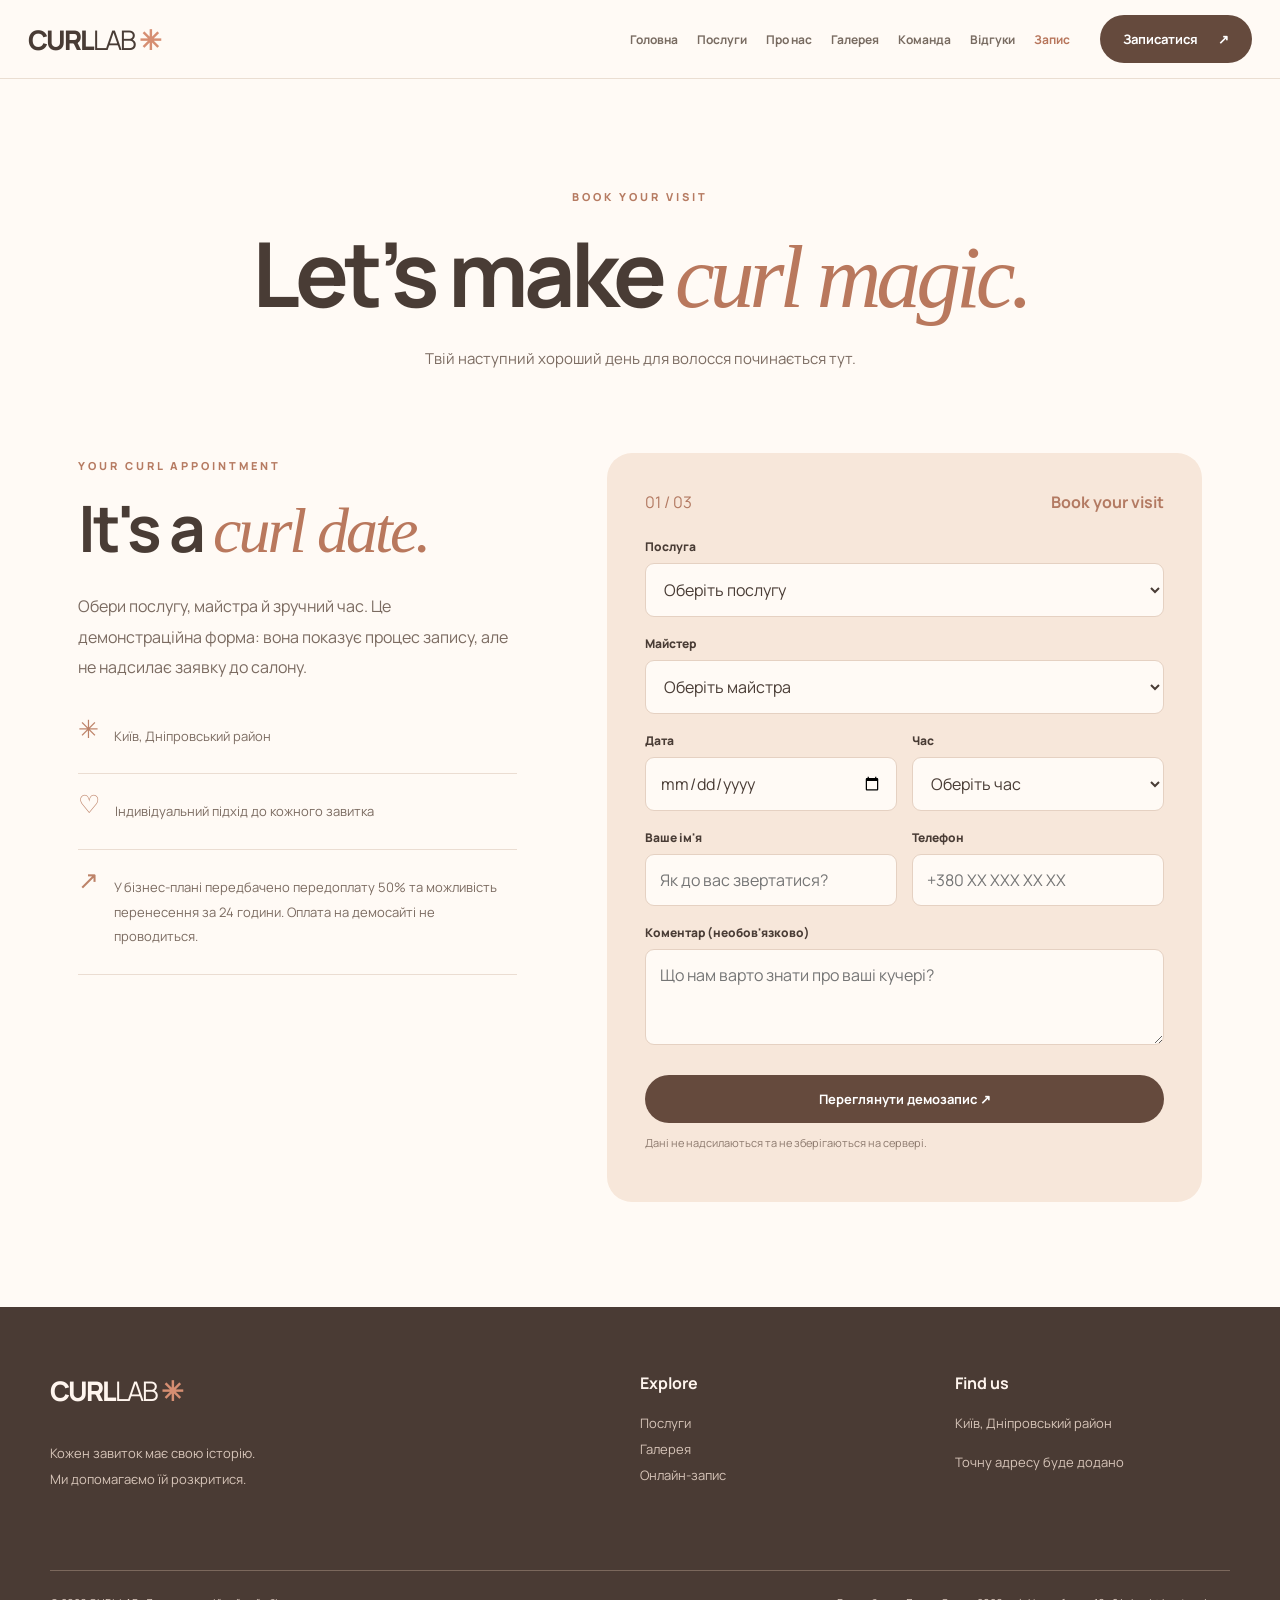
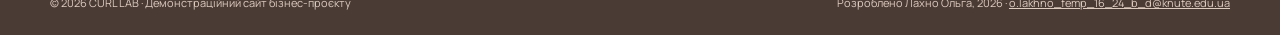
<file: booking.html>
<!doctype html><html lang="uk"><head><meta charset="utf-8"><meta name="viewport" content="width=device-width,initial-scale=1"><meta name="theme-color" content="#f9e9db"><meta name="description" content="CURL LAB — спеціалізований салон догляду за кучерявим та хвилястим волоссям у Дніпровському районі Києва."><title>Онлайн-запис — CURL LAB</title><link rel="preconnect" href="https://fonts.googleapis.com"><link rel="preconnect" href="https://fonts.gstatic.com" crossorigin><link href="https://fonts.googleapis.com/css2?family=DM+Sans:wght@400;500;600;700&family=Manrope:wght@400;500;600;700;800&display=swap" rel="stylesheet"><link rel="stylesheet" href="assets/style.css"><script src="assets/main.js" defer></script></head><body><header class="site-header"><div class="nav-wrap"><a class="logo" href="index.html">CURL<span>LAB</span><i>✳</i></a><button class="menu-toggle" aria-label="Відкрити меню" aria-expanded="false">☰</button><nav class="nav" aria-label="Основна навігація"><a class="" href="index.html">Головна</a><a class="" href="services.html">Послуги</a><a class="" href="about.html">Про нас</a><a class="" href="gallery.html">Галерея</a><a class="" href="team.html">Команда</a><a class="" href="reviews.html">Відгуки</a><a class="active" href="booking.html">Запис</a></nav><a class="nav-cta" href="booking.html">Записатися <span>↗</span></a></div></header><main><section class="page-intro container"><span class="eyebrow">BOOK YOUR VISIT</span><h1>Let’s make <em>curl magic.</em></h1><p>Твій наступний хороший день для волосся починається тут.</p></section><section class="container booking-layout section narrow-top"><div class="booking-info"><span class="eyebrow">YOUR CURL APPOINTMENT</span><h2>It's a <em>curl date.</em></h2><p>Обери послугу, майстра й зручний час. Це демонстраційна форма: вона показує процес запису, але не надсилає заявку до салону.</p><div class="booking-detail"><span>✳</span><p>Київ, Дніпровський район</p></div><div class="booking-detail"><span>♡</span><p>Індивідуальний підхід до кожного завитка</p></div><div class="booking-detail"><span>↗</span><p>У бізнес-плані передбачено передоплату 50% та можливість перенесення за 24 години. Оплата на демосайті не проводиться.</p></div></div><form class="booking-form" id="booking-form"><div class="form-top"><span>01 / 03</span><strong>Book your visit</strong></div><label for="service">Послуга</label><select id="service" required><option value="">Оберіть послугу</option><option value="0">Curly Cut — 800 грн</option><option value="1">Curl Styling — 500 грн</option><option value="2">The Full Curl Ritual — 1 200 грн</option><option value="3">Deep Care — 700 грн</option><option value="4">Curl Consultation — 300 грн</option></select><label for="master">Майстер</label><select id="master" required><option value="">Оберіть майстра</option><option>Curl specialist 01</option><option>Curl specialist 02</option></select><div class="form-row"><div><label for="date">Дата</label><input id="date" type="date" required></div><div><label for="time">Час</label><select id="time" required><option value="">Оберіть час</option><option>10:00</option><option>11:30</option><option>13:00</option><option>14:30</option><option>16:00</option><option>17:30</option><option>19:00</option></select></div></div><div class="form-row"><div><label for="client">Ваше ім'я</label><input id="client" placeholder="Як до вас звертатися?" required maxlength="80"></div><div><label for="phone">Телефон</label><input id="phone" type="tel" placeholder="+380 XX XXX XX XX" required pattern="[+0-9()\s-]{9,20}"></div></div><label for="note">Коментар (необов'язково)</label><textarea id="note" rows="3" placeholder="Що нам варто знати про ваші кучері?"></textarea><button class="btn form-submit" type="submit">Переглянути демозапис ↗</button><p class="form-disclaimer">Дані не надсилаються та не зберігаються на сервері.</p><div id="booking-result" class="booking-result" role="status" aria-live="polite" hidden></div></form></section></main><footer class="footer"><div class="footer-inner"><div><a class="logo footer-logo" href="index.html">CURL<span>LAB</span><i>✳</i></a><p>Кожен завиток має свою історію.<br>Ми допомагаємо їй розкритися.</p></div><div><h4>Explore</h4><a href="services.html">Послуги</a><a href="gallery.html">Галерея</a><a href="booking.html">Онлайн-запис</a></div><div><h4>Find us</h4><p>Київ, Дніпровський район</p><p>Точну адресу буде додано</p></div></div><div class="footer-bottom"><span>© 2026 CURL LAB · Демонстраційний сайт бізнес-проєкту</span><span>Розроблено Лахно Ольга, 2026 · <a href="mailto:o.lakhno_femp_16_24_b_d@knute.edu.ua">o.lakhno_femp_16_24_b_d@knute.edu.ua</a></span></div></footer></body></html>
</file>
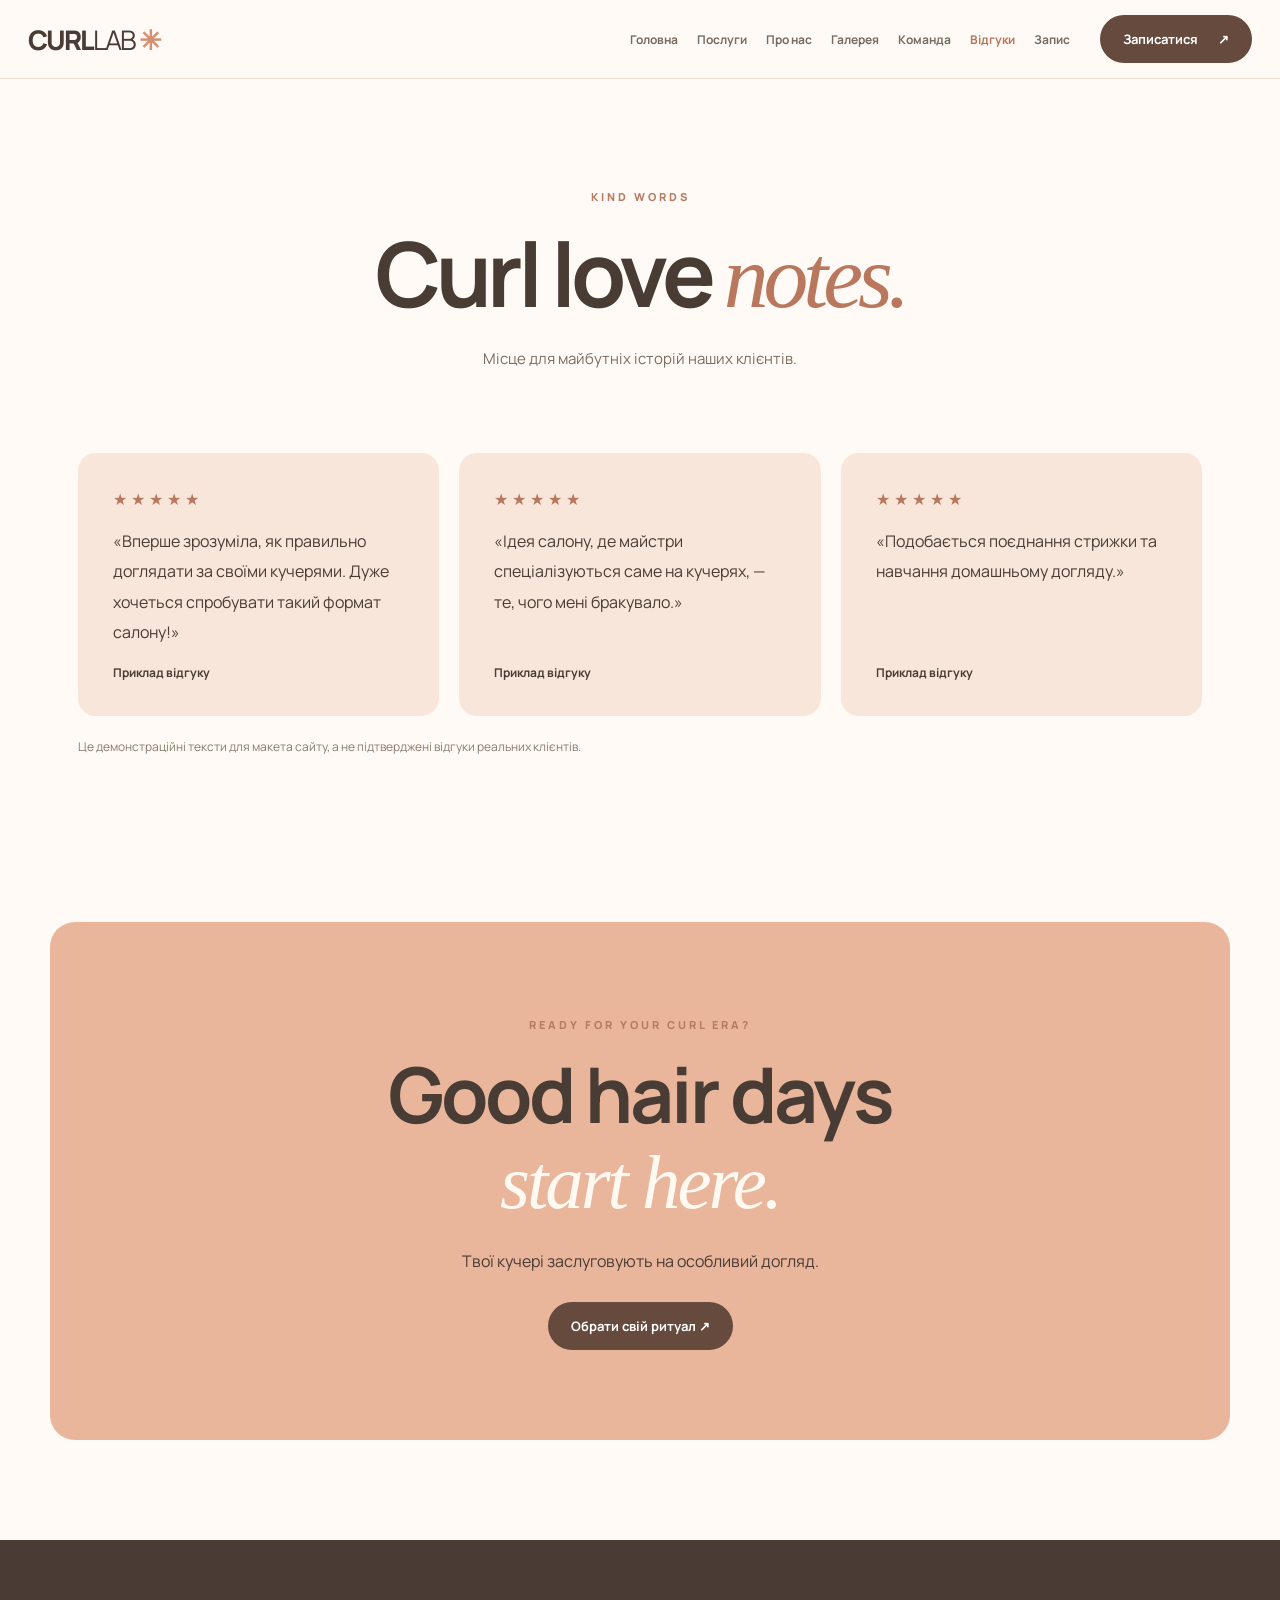
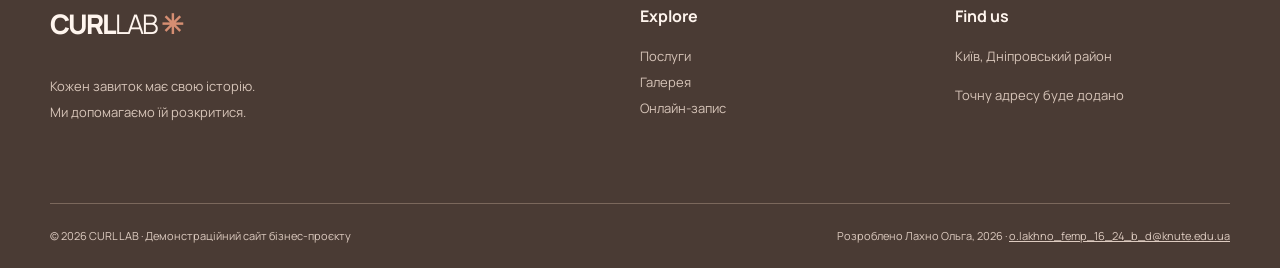
<file: reviews.html>
<!doctype html><html lang="uk"><head><meta charset="utf-8"><meta name="viewport" content="width=device-width,initial-scale=1"><meta name="theme-color" content="#f9e9db"><meta name="description" content="CURL LAB — спеціалізований салон догляду за кучерявим та хвилястим волоссям у Дніпровському районі Києва."><title>Відгуки — CURL LAB</title><link rel="preconnect" href="https://fonts.googleapis.com"><link rel="preconnect" href="https://fonts.gstatic.com" crossorigin><link href="https://fonts.googleapis.com/css2?family=DM+Sans:wght@400;500;600;700&family=Manrope:wght@400;500;600;700;800&display=swap" rel="stylesheet"><link rel="stylesheet" href="assets/style.css"><script src="assets/main.js" defer></script></head><body><header class="site-header"><div class="nav-wrap"><a class="logo" href="index.html">CURL<span>LAB</span><i>✳</i></a><button class="menu-toggle" aria-label="Відкрити меню" aria-expanded="false">☰</button><nav class="nav" aria-label="Основна навігація"><a class="" href="index.html">Головна</a><a class="" href="services.html">Послуги</a><a class="" href="about.html">Про нас</a><a class="" href="gallery.html">Галерея</a><a class="" href="team.html">Команда</a><a class="active" href="reviews.html">Відгуки</a><a class="" href="booking.html">Запис</a></nav><a class="nav-cta" href="booking.html">Записатися <span>↗</span></a></div></header><main><section class="page-intro container"><span class="eyebrow">KIND WORDS</span><h1>Curl love <em>notes.</em></h1><p>Місце для майбутніх історій наших клієнтів.</p></section><section class="container section narrow-top"><div class="review-grid"><article class="review-card"><div class="stars">★★★★★</div><p>«Вперше зрозуміла, як правильно доглядати за своїми кучерями. Дуже хочеться спробувати такий формат салону!»</p><strong>Приклад відгуку</strong></article><article class="review-card"><div class="stars">★★★★★</div><p>«Ідея салону, де майстри спеціалізуються саме на кучерях, — те, чого мені бракувало.»</p><strong>Приклад відгуку</strong></article><article class="review-card"><div class="stars">★★★★★</div><p>«Подобається поєднання стрижки та навчання домашньому догляду.»</p><strong>Приклад відгуку</strong></article></div><p class="fineprint">Це демонстраційні тексти для макета сайту, а не підтверджені відгуки реальних клієнтів.</p></section><section class="cta-section container"><span class="eyebrow">READY FOR YOUR CURL ERA?</span><h2>Good hair days<br><em>start here.</em></h2><p>Твої кучері заслуговують на особливий догляд.</p><a class="btn" href="booking.html">Обрати свій ритуал ↗</a></section></main><footer class="footer"><div class="footer-inner"><div><a class="logo footer-logo" href="index.html">CURL<span>LAB</span><i>✳</i></a><p>Кожен завиток має свою історію.<br>Ми допомагаємо їй розкритися.</p></div><div><h4>Explore</h4><a href="services.html">Послуги</a><a href="gallery.html">Галерея</a><a href="booking.html">Онлайн-запис</a></div><div><h4>Find us</h4><p>Київ, Дніпровський район</p><p>Точну адресу буде додано</p></div></div><div class="footer-bottom"><span>© 2026 CURL LAB · Демонстраційний сайт бізнес-проєкту</span><span>Розроблено Лахно Ольга, 2026 · <a href="mailto:o.lakhno_femp_16_24_b_d@knute.edu.ua">o.lakhno_femp_16_24_b_d@knute.edu.ua</a></span></div></footer></body></html>
</file>
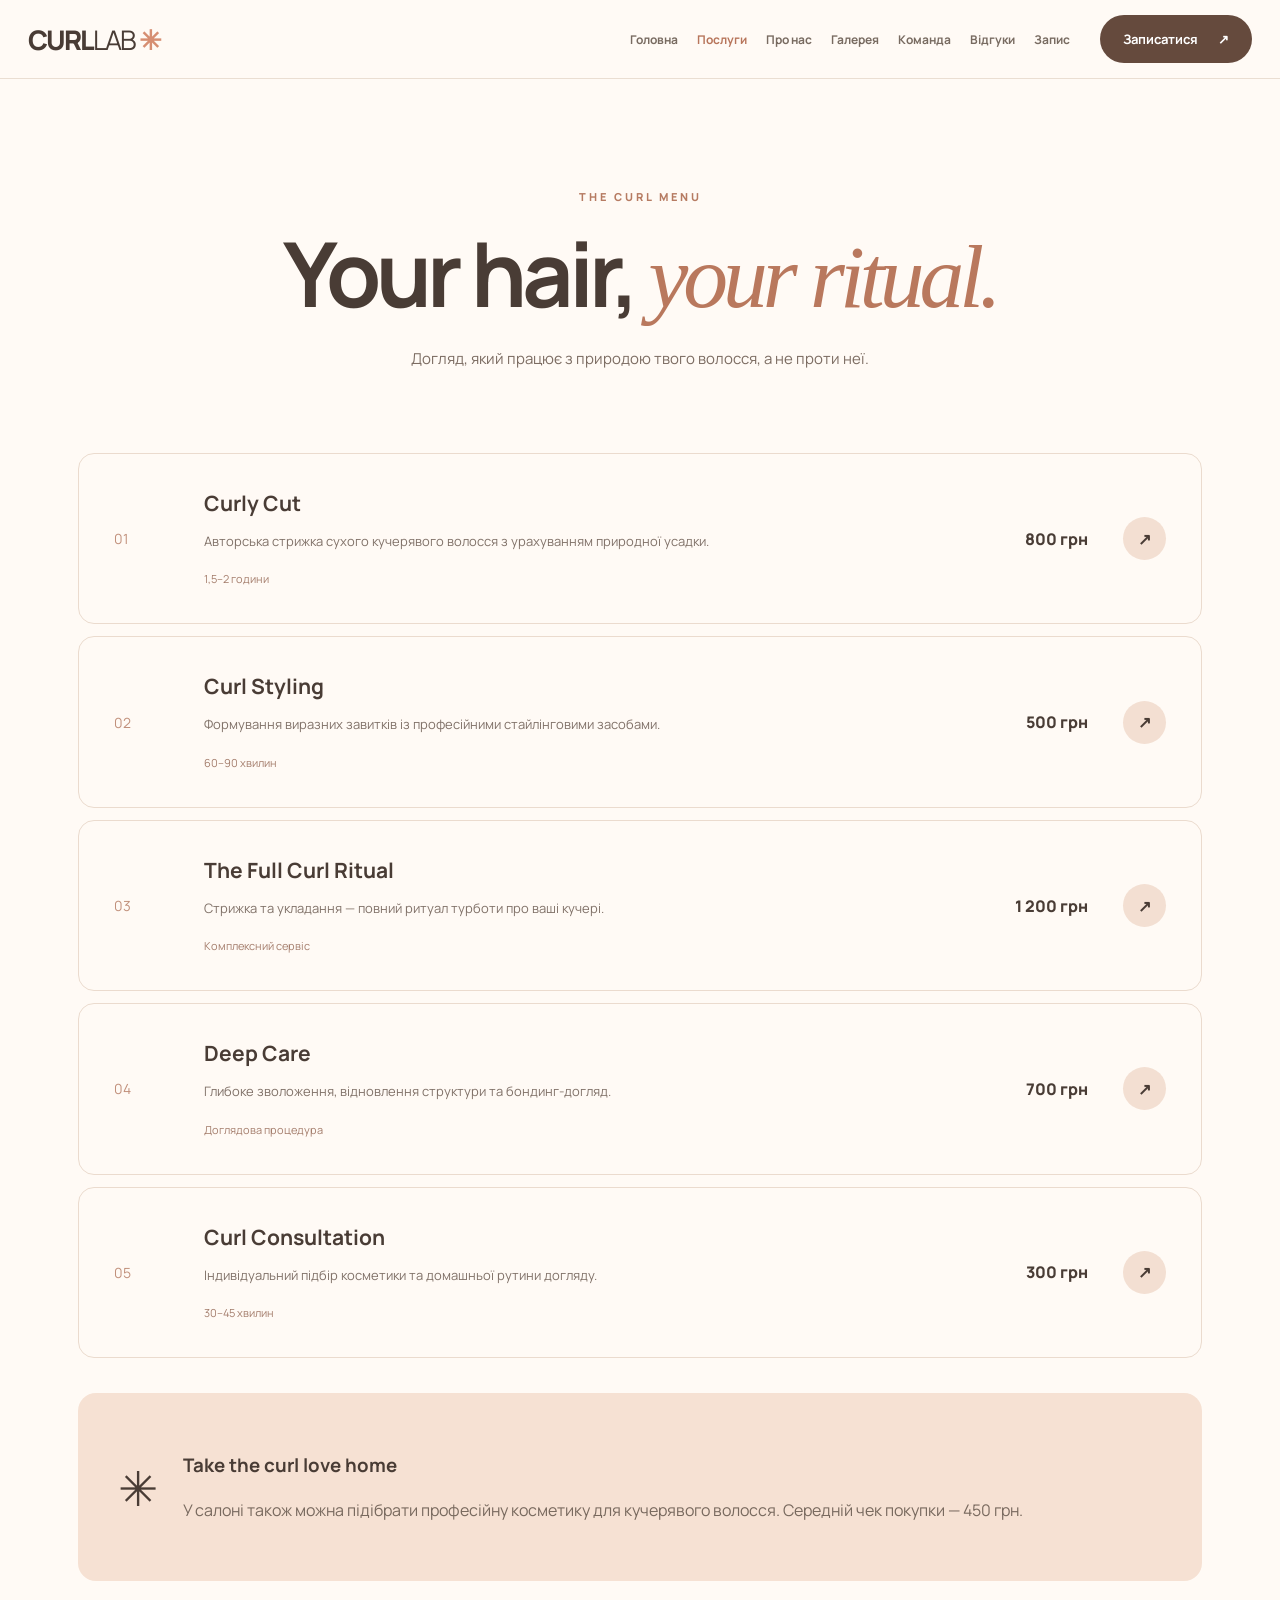
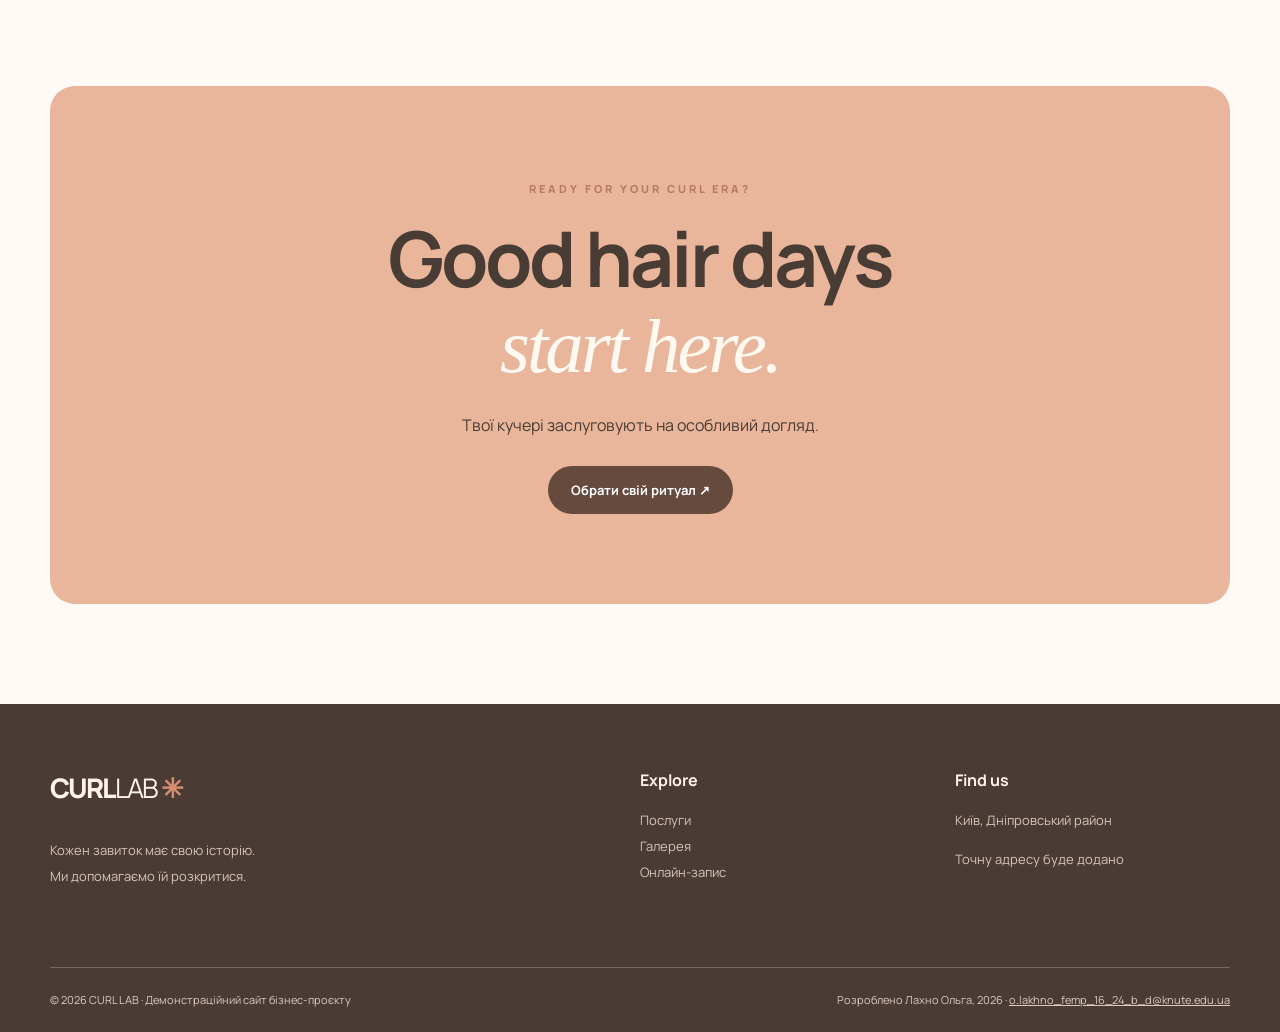
<file: services.html>
<!doctype html><html lang="uk"><head><meta charset="utf-8"><meta name="viewport" content="width=device-width,initial-scale=1"><meta name="theme-color" content="#f9e9db"><meta name="description" content="CURL LAB — спеціалізований салон догляду за кучерявим та хвилястим волоссям у Дніпровському районі Києва."><title>Послуги — CURL LAB</title><link rel="preconnect" href="https://fonts.googleapis.com"><link rel="preconnect" href="https://fonts.gstatic.com" crossorigin><link href="https://fonts.googleapis.com/css2?family=DM+Sans:wght@400;500;600;700&family=Manrope:wght@400;500;600;700;800&display=swap" rel="stylesheet"><link rel="stylesheet" href="assets/style.css"><script src="assets/main.js" defer></script></head><body><header class="site-header"><div class="nav-wrap"><a class="logo" href="index.html">CURL<span>LAB</span><i>✳</i></a><button class="menu-toggle" aria-label="Відкрити меню" aria-expanded="false">☰</button><nav class="nav" aria-label="Основна навігація"><a class="" href="index.html">Головна</a><a class="active" href="services.html">Послуги</a><a class="" href="about.html">Про нас</a><a class="" href="gallery.html">Галерея</a><a class="" href="team.html">Команда</a><a class="" href="reviews.html">Відгуки</a><a class="" href="booking.html">Запис</a></nav><a class="nav-cta" href="booking.html">Записатися <span>↗</span></a></div></header><main><section class="page-intro container"><span class="eyebrow">THE CURL MENU</span><h1>Your hair, <em>your ritual.</em></h1><p>Догляд, який працює з природою твого волосся, а не проти неї.</p></section><section class="container section narrow-top"><div class="service-list"><article class="service-card"><div class="service-number">01</div><div><h3>Curly Cut</h3><p>Авторська стрижка сухого кучерявого волосся з урахуванням природної усадки.</p><small>1,5–2 години</small></div><div class="service-price">800 грн<a href="booking.html?service=0" aria-label="Записатися на Curly Cut">↗</a></div></article><article class="service-card"><div class="service-number">02</div><div><h3>Curl Styling</h3><p>Формування виразних завитків із професійними стайлінговими засобами.</p><small>60–90 хвилин</small></div><div class="service-price">500 грн<a href="booking.html?service=1" aria-label="Записатися на Curl Styling">↗</a></div></article><article class="service-card"><div class="service-number">03</div><div><h3>The Full Curl Ritual</h3><p>Стрижка та укладання — повний ритуал турботи про ваші кучері.</p><small>Комплексний сервіс</small></div><div class="service-price">1 200 грн<a href="booking.html?service=2" aria-label="Записатися на The Full Curl Ritual">↗</a></div></article><article class="service-card"><div class="service-number">04</div><div><h3>Deep Care</h3><p>Глибоке зволоження, відновлення структури та бондинг-догляд.</p><small>Доглядова процедура</small></div><div class="service-price">700 грн<a href="booking.html?service=3" aria-label="Записатися на Deep Care">↗</a></div></article><article class="service-card"><div class="service-number">05</div><div><h3>Curl Consultation</h3><p>Індивідуальний підбір косметики та домашньої рутини догляду.</p><small>30–45 хвилин</small></div><div class="service-price">300 грн<a href="booking.html?service=4" aria-label="Записатися на Curl Consultation">↗</a></div></article></div><div class="retail-note"><span>✳</span><div><h3>Take the curl love home</h3><p>У салоні також можна підібрати професійну косметику для кучерявого волосся. Середній чек покупки — 450 грн.</p></div></div></section><section class="cta-section container"><span class="eyebrow">READY FOR YOUR CURL ERA?</span><h2>Good hair days<br><em>start here.</em></h2><p>Твої кучері заслуговують на особливий догляд.</p><a class="btn" href="booking.html">Обрати свій ритуал ↗</a></section></main><footer class="footer"><div class="footer-inner"><div><a class="logo footer-logo" href="index.html">CURL<span>LAB</span><i>✳</i></a><p>Кожен завиток має свою історію.<br>Ми допомагаємо їй розкритися.</p></div><div><h4>Explore</h4><a href="services.html">Послуги</a><a href="gallery.html">Галерея</a><a href="booking.html">Онлайн-запис</a></div><div><h4>Find us</h4><p>Київ, Дніпровський район</p><p>Точну адресу буде додано</p></div></div><div class="footer-bottom"><span>© 2026 CURL LAB · Демонстраційний сайт бізнес-проєкту</span><span>Розроблено Лахно Ольга, 2026 · <a href="mailto:o.lakhno_femp_16_24_b_d@knute.edu.ua">o.lakhno_femp_16_24_b_d@knute.edu.ua</a></span></div></footer></body></html>
</file>
<file: assets/style.css>
*{box-sizing:border-box}html{scroll-behavior:smooth}body{margin:0;background:#fffaf5;color:#493c35;font-family:Manrope,Arial,sans-serif}a{color:inherit;text-decoration:none}img{display:block;width:100%;object-fit:cover}button,input,select,textarea{font:inherit}button{cursor:pointer}.container{max-width:1180px;margin:auto;padding-left:28px;padding-right:28px}.site-header{position:sticky;top:0;z-index:20;background:#fffaf5ed;backdrop-filter:blur(15px);border-bottom:1px solid #eaded2}.nav-wrap{max-width:1300px;padding:15px 28px;margin:auto;display:flex;align-items:center;gap:30px}.logo{font-weight:800;letter-spacing:-2px;font-size:27px;white-space:nowrap}.logo span{font-weight:400}.logo i{font-style:normal;color:#d68e72;margin-left:4px}.nav{display:flex;gap:19px;margin-left:auto;align-items:center}.nav a{font-size:12px;font-weight:700;color:#786b61;white-space:nowrap}.nav a:hover,.nav a.active{color:#b7755b}.nav-cta,.btn{background:#654a3d;color:#fff;padding:15px 23px;border-radius:40px;font-size:13px;font-weight:700;display:inline-flex;align-items:center;gap:20px;justify-content:center;border:0;transition:.2s}.nav-cta:hover,.btn:hover{background:#b8785f;transform:translateY(-2px)}.menu-toggle{display:none;background:transparent;border:0;font-size:25px}.hero{min-height:650px;display:grid;grid-template-columns:51% 49%;background:#f9e9db}.hero-copy{padding:100px max(35px,calc((100vw - 1180px)/2)) 45px max(35px,calc((100vw - 1180px)/2));padding-right:30px;display:flex;flex-direction:column;align-items:flex-start}.eyebrow{font-size:11px;letter-spacing:3px;color:#b67b62;font-weight:800}.hero h1{font-size:clamp(62px,7.4vw,116px);letter-spacing:-7px;line-height:1.03;margin:25px 0;font-weight:700}.hero h1 em,h2 em,h1 em{font-family:Georgia,serif;font-weight:400;color:#b9785d}.dot{color:#c58a73}.hero-copy>p{max-width:420px;font-size:15px;line-height:1.9;color:#74665e}.hero-actions{display:flex;align-items:center;gap:28px;margin-top:28px}.text-link{font-size:13px;font-weight:800;border-bottom:1px solid #b67b62;padding-bottom:7px}.hero-note{margin-top:auto;font-size:12px;letter-spacing:1px;color:#a77d68}.hero-image{position:relative;min-height:600px;overflow:hidden}.hero-image img{height:100%}.hero-sticker{position:absolute;bottom:40px;left:-8px;background:#f6c3a9;border-radius:50%;height:145px;width:145px;display:grid;place-content:center;text-align:center;font-weight:800;line-height:1.25;transform:rotate(-12deg);font-size:19px}.section{padding-top:105px;padding-bottom:105px}.section-heading{text-align:center;max-width:650px;margin:0 auto 50px}.section h2,.cta-section h2,.booking-info h2{font-size:clamp(42px,5vw,70px);letter-spacing:-3px;line-height:1.1;margin:18px 0 25px}.section-heading p,.story-preview p,.booking-info p{line-height:1.9;color:#7b6b61}.feature-grid{display:grid;grid-template-columns:repeat(3,1fr);gap:25px}.feature-grid>div{background:#f8efe6;padding:35px;border-radius:130px 130px 18px 18px;min-height:285px;text-align:center}.feature-icon{font-size:48px;color:#b7795f}.feature-grid h3{font-size:21px}.feature-grid p{font-size:13px;line-height:1.8;color:#786b61}.peach-section{background:#f7e3d4}.split-heading{display:flex;justify-content:space-between;align-items:end;margin-bottom:30px}.split-heading h2{margin-bottom:0}.service-list{display:grid;gap:12px}.mini-service,.service-card{background:#fffaf5;border:1px solid #ebdbce;border-radius:16px;padding:26px 30px}.mini-service{display:grid;grid-template-columns:1fr 2fr auto;align-items:center;gap:20px}.mini-service h3,.service-card h3{margin:0;font-size:21px}.mini-service p,.service-card p{font-size:13px;line-height:1.8;color:#817269}.mini-service strong{white-space:nowrap}.story-preview{display:grid;grid-template-columns:1fr 1fr;gap:90px;align-items:center}.story-preview img{height:500px;border-radius:230px 230px 18px 18px}.story-preview .text-link{display:inline-block;margin-top:25px}.cta-section{background:#e9b69c;border-radius:25px;text-align:center;padding-top:90px;padding-bottom:90px;margin-bottom:100px}.cta-section h2{font-size:clamp(54px,6vw,85px)}.cta-section h2 em{color:#fff9f1}.cta-section p{margin-bottom:30px}.footer{background:#4a3b34;color:#fff5ee;padding:65px 28px 25px}.footer-inner{max-width:1180px;margin:auto;display:grid;grid-template-columns:2fr 1fr 1fr;gap:40px}.footer-logo{display:inline-block;margin-bottom:18px}.footer-inner p,.footer-inner a:not(.logo){display:block;color:#d7c5b9;font-size:13px;line-height:2}.footer h4{margin:0 0 16px}.footer-bottom{max-width:1180px;margin:65px auto 0;border-top:1px solid #7b685c;padding-top:24px;display:flex;justify-content:space-between;gap:20px;flex-wrap:wrap;font-size:11px;color:#ddcbc0}.footer-bottom a{text-decoration:underline}.page-intro{text-align:center;padding-top:105px;padding-bottom:45px}.page-intro h1{font-size:clamp(52px,7vw,96px);letter-spacing:-5px;line-height:1.1;margin:18px 0}.page-intro p{font-size:15px;color:#7c6c62;max-width:570px;margin:auto;line-height:1.9}.narrow-top{padding-top:35px}.service-card{display:grid;grid-template-columns:70px 1fr auto;align-items:center;gap:20px;padding:35px}.service-number{font-size:14px;color:#c1907b}.service-card small{font-size:11px;color:#a47d6c}.service-price{font-weight:800;display:flex;gap:35px;align-items:center;white-space:nowrap}.service-price a{background:#f3dfd2;width:43px;height:43px;border-radius:50%;display:grid;place-items:center}.retail-note{background:#f6e1d3;padding:40px;border-radius:18px;margin-top:35px;display:flex;gap:25px;align-items:center}.retail-note>span{font-size:48px}.retail-note p{color:#78695e;line-height:1.8}.gallery-grid{display:grid;grid-template-columns:repeat(2,1fr);gap:25px}.gallery-grid figure{margin:0}.gallery-grid img{height:480px;border-radius:200px 200px 14px 14px}.gallery-grid figcaption{font-family:Georgia,serif;font-style:italic;font-size:24px;margin:15px 0}.fineprint{font-size:12px;color:#897b70;line-height:1.8;margin-top:20px;margin-bottom:60px}.team-grid{display:grid;grid-template-columns:repeat(2,1fr);gap:35px}.team-card img{height:500px;border-radius:220px 220px 14px 14px}.team-card h3{font-size:25px;margin-bottom:5px}.team-card p{color:#817167;font-size:13px}.review-grid{display:grid;grid-template-columns:repeat(3,1fr);gap:20px}.review-card{background:#f7e6d9;padding:35px;border-radius:18px;min-height:260px;display:flex;flex-direction:column}.review-card p{line-height:1.9;flex:1}.review-card strong{font-size:12px}.stars{color:#b9785d;letter-spacing:4px}.booking-layout{display:grid;grid-template-columns:0.85fr 1.15fr;gap:90px;align-items:start}.booking-detail{display:flex;align-items:start;gap:15px;border-bottom:1px solid #ebddd2;padding:12px 0}.booking-detail span{color:#bd8268;font-size:25px}.booking-detail p{font-size:13px}.booking-form{background:#f7e7da;padding:38px;border-radius:25px}.form-top{display:flex;justify-content:space-between;align-items:center;margin-bottom:25px;color:#b37a62}.booking-form label{display:block;font-size:12px;font-weight:800;margin:18px 0 8px}.booking-form input,.booking-form select,.booking-form textarea{width:100%;border:1px solid #e5d1c2;border-radius:9px;padding:14px;background:#fffaf5;color:#493c35;min-width:0}.form-row{display:grid;grid-template-columns:1fr 1fr;gap:15px}.form-submit{width:100%;margin-top:25px}.form-disclaimer{font-size:11px;color:#8c796d;line-height:1.7}.booking-result{background:#fffaf5;border:1px solid #d5ae98;border-radius:14px;padding:20px;margin-top:20px;line-height:1.8}.booking-result[hidden]{display:none}@media(max-width:1080px){.nav{gap:11px}.nav a{font-size:11px}.nav-wrap{gap:14px}.nav-cta{padding:12px}.story-preview{gap:35px}.booking-layout{gap:35px}}@media(max-width:800px){.menu-toggle{display:block;margin-left:auto}.nav-cta{display:none}.nav{display:none;position:absolute;top:65px;left:0;right:0;background:#fffaf5;padding:25px;box-shadow:0 15px 25px #4a3b3420;flex-direction:column;align-items:start;gap:22px}.nav.open{display:flex}.nav a{font-size:15px}.hero{grid-template-columns:1fr}.hero-copy{padding:70px 28px 50px;min-height:510px}.hero h1{letter-spacing:-4px}.hero-note{margin-top:45px}.hero-image{min-height:430px;height:430px}.hero-sticker{left:auto;right:20px}.feature-grid,.review-grid{grid-template-columns:1fr}.feature-grid>div{min-height:220px;border-radius:100px 100px 18px 18px}.story-preview,.booking-layout{grid-template-columns:1fr}.story-preview img{height:400px}.footer-inner{grid-template-columns:1fr 1fr}.footer-inner>div:first-child{grid-column:span 2}.mini-service{grid-template-columns:1fr auto}.mini-service p{grid-column:1/-1;grid-row:2}.service-card{grid-template-columns:40px 1fr}.service-price{grid-column:2}.gallery-grid img{height:350px}.team-card img{height:350px}}@media(max-width:520px){.container{padding-left:20px;padding-right:20px}.section{padding-top:70px;padding-bottom:70px}.hero h1{font-size:65px}.hero-actions{flex-wrap:wrap;gap:20px}.section h2,.cta-section h2{letter-spacing:-2px}.split-heading{align-items:start;gap:25px;flex-direction:column}.page-intro{padding-top:75px}.page-intro h1{letter-spacing:-3px}.service-card{padding:23px 18px}.service-price{gap:15px}.gallery-grid,.team-grid{grid-template-columns:1fr}.gallery-grid img{height:430px}.booking-form{padding:22px}.form-row{grid-template-columns:1fr}.footer-inner{grid-template-columns:1fr}.footer-inner>div:first-child{grid-column:auto}.footer-bottom{margin-top:35px}.cta-section{border-radius:0;margin-bottom:0}.retail-note{padding:22px}}
</file>
